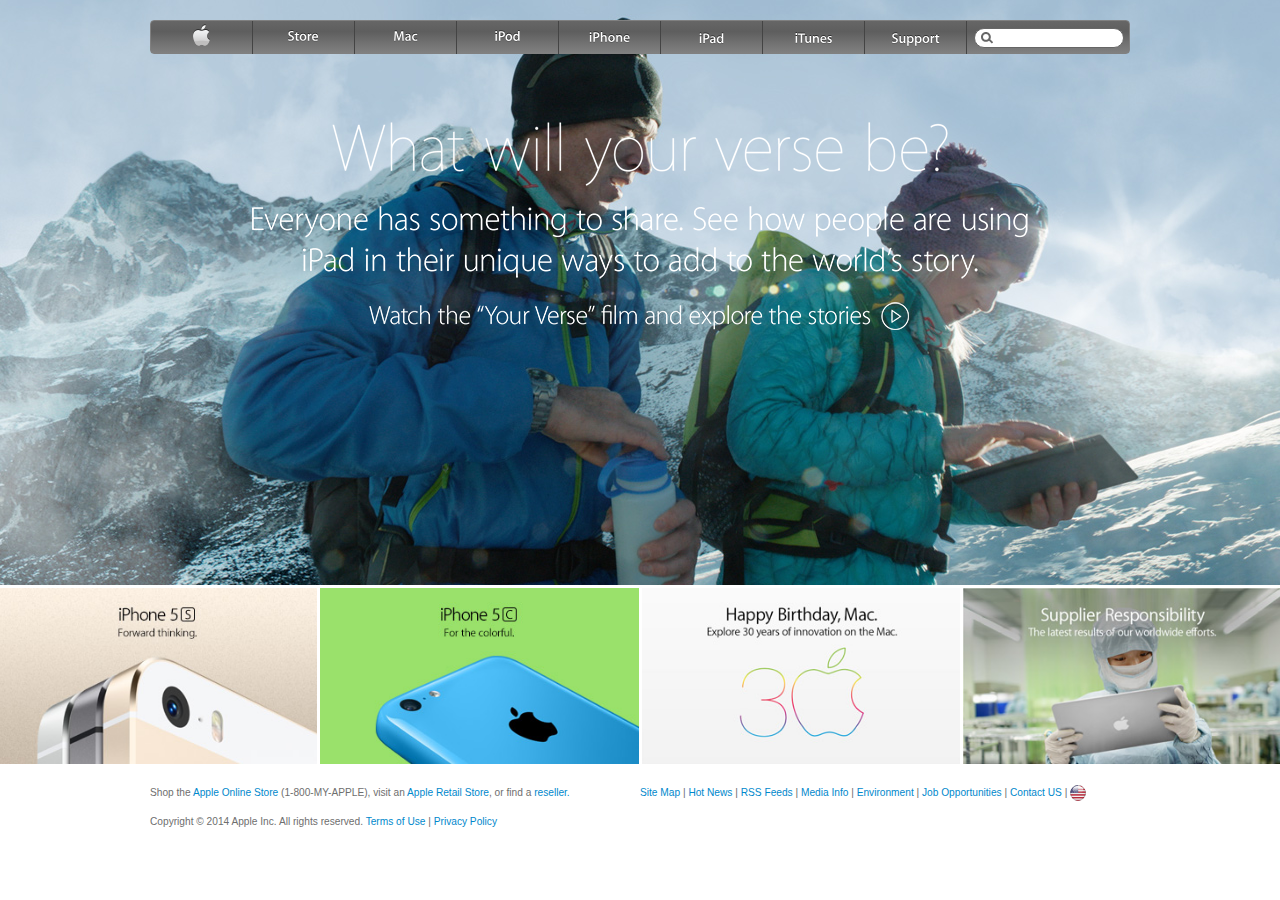
<file: apple/index.html>
<!DOCTYPE html>
<html lang="en">
<head>
	<title>Apple</title>
	<meta charset="utf-8">
	<link rel="stylesheet" href="css/main.css">
</head>
<body>
	<header class="container">
		<div id="navigation">
		<nav>
			<ul>
				<li id="item-apple"></li><!--
				--><li id="item-store"></li><!--
				--><li id="item-mac"></li><!--
				--><li id="item-ipod"></li><!--
				--><li id="item-iphone"></li><!--
				--><li id="item-ipad"></li><!--
				--><li id="item-itunes"></li><!--
				--><li id="item-support"></li><!--
				--><li id="search">
					<input type="text" />

				</li>
			</ul>
		</nav>
		</div>

		<div id="text-promo">
			<span id="one"></span>
			<span id="two"></span>
			<span id="three"></span>
		</div>
	</header>
	<section>
		<ul id="promos">
			<li id="first"></li><!--
			--><li id="second"></li><!--
			--><li id="third"></li><!--
			--><li id="fourth"></li>
		</ul>
	</section>
	<footer>
		<ul id="info-nav">
			<li id="info">Shop the <span>Apple Online Store</span> (1-800-MY-APPLE), visit an <span>Apple Retail Store</span>, or find a <span>reseller.</span></li><!--
			--><li id="footer-nav">
					<ul>
						<li id="first-item"><span>Site Map</span></li>
						|
						<li><span>Hot News</span></li>
						|
						<li><span>RSS Feeds</span></li>
						|
						<li><span>Media Info</span></li>
						|
						<li><span>Environment</span></li>
						|
						<li><span>Job Opportunities</span></li>
						|
						<li><span>Contact US</span></li>
						|
						<li id="last-item"><img src="images/usa.png" /></li>
					</ul>
			</li>
		</ul>
		<p>Copyright © 2014 Apple Inc. All rights reserved. <span>Terms of Use</span> | <span>Privacy Policy</span></p>
	</footer>
</body>
</html>
</file>
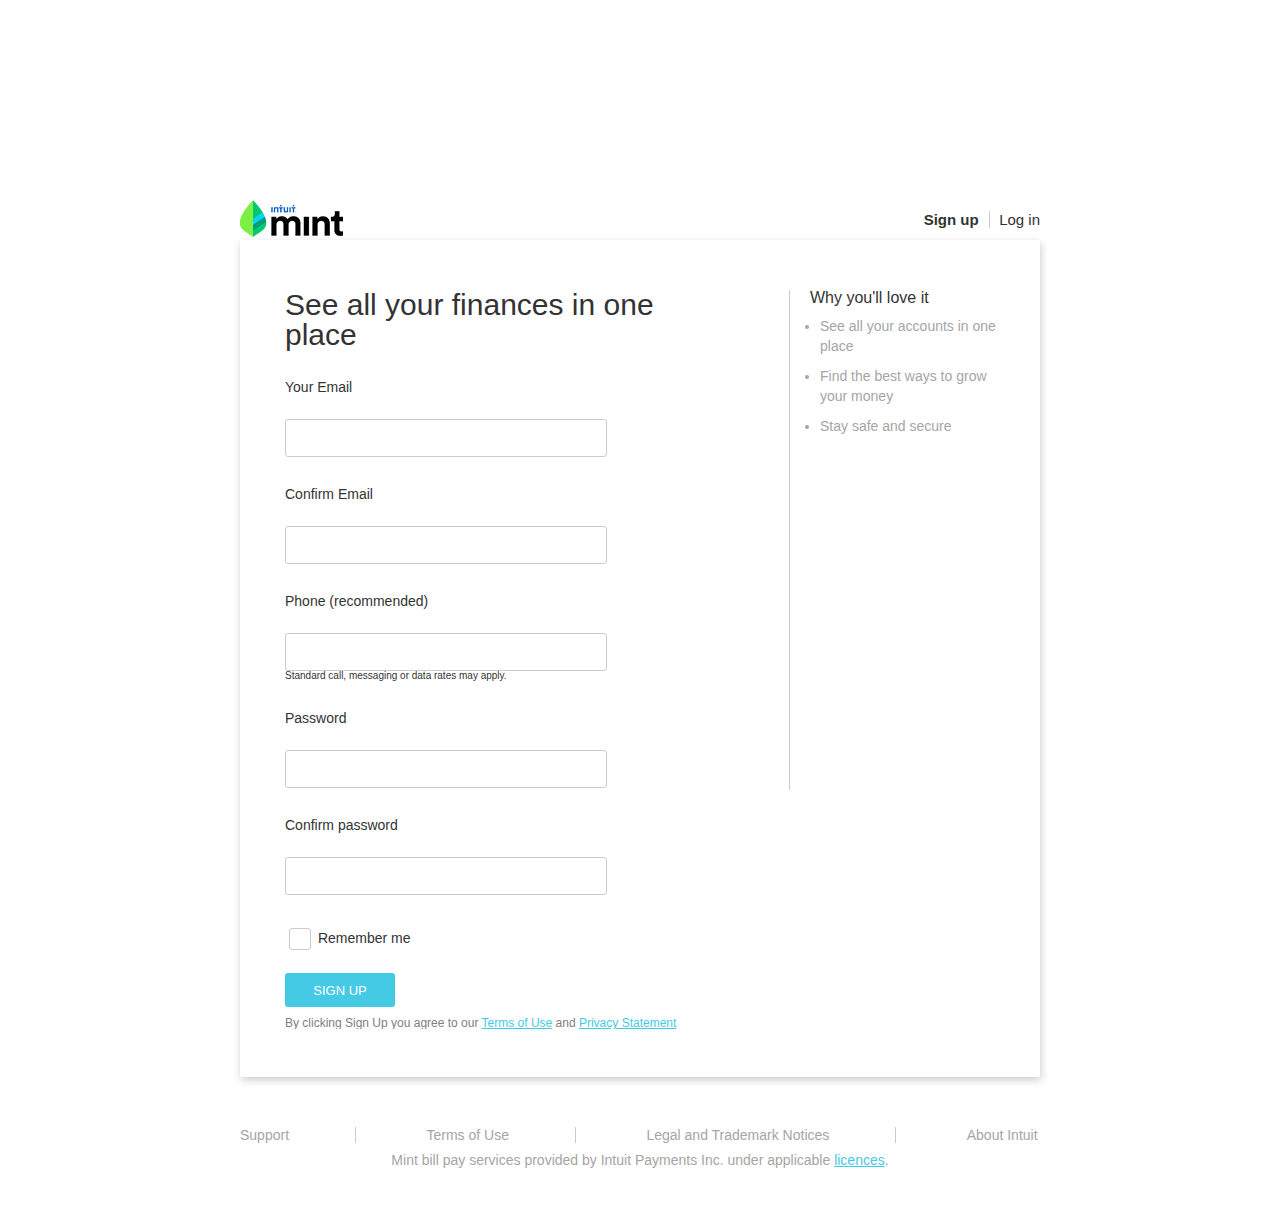
<file: signup/index.html>
<!DOCTYPE html>
<html lang="en">
<head>
	<title>Mint > Start Here</title>
	<meta charset="utf-8">
	<link rel="stylesheet" href="css/main.css">
</head>
<body>
<div id="wrapper">
<header>
	<a href="#"><div id="logo">
	</div></a>
	<div id="nav">
		<ul>
			<li><a href="#">Sign up</a></li>
			<li><a href="#">Log in</a></li>
		</ul>
	</div>
</header>
<div id="main-content">
	<section id="registration">
		<h1>See all your finances in one place</h1>
		<form action="#" method="post">
			<fieldset class="sign-up-info">
				<label>
					Your Email
					<input type="email" name="email" required>
				</label>
				<label>
					Confirm Email
					<input type="email" name="email" required>
				</label>
				<label>
					Phone (recommended)
					<input type="phone" name="phone">
					<p class="tiny">Standard call, messaging or data rates may apply.</p>
				</label>
				<label>
					Password
					<input type="password" name="password" required>
				</label>
				<label>
					Confirm password
					<input type="password" name="password" required>
				</label>
			</fieldset>
			<fieldset class="sign-up-action">
				<label>
					<input class="checkbox-label" type="checkbox" name="remember"> Remember me
				</label>
				<input class="btn" type="submit" name="submit" value="SIGN UP">
				<p class="terms-p">By clicking Sign Up you agree to our <a href="#">Terms of Use</a> and <a href="#">Privacy Statement</a></p>
			</fieldset>
		</form>
	</section>
	<aside class="sidebar">
		<h3>Why you'll love it</h3>
		<ul>
			<li>See all your accounts in one place</li>
			<li>Find the best ways to grow your money</li>
			<li>Stay <span>safe and secure</span></li>
		</ul>
	</aside>
</div>
<footer>
	<nav id="footer-nav">
		<ul>
			<li><a href="#">Support</a></li>
			<li><a href="#">Terms of Use</a></li>
			<li><a href="#">Legal and Trademark Notices</a></li>
			<li><a href="#">About Intuit</a></li>
		</ul>
	</nav>
	<p>Mint bill pay services provided by Intuit Payments Inc. under applicable <a href="#">licences</a>.</p>
</footer>
</div>
</body>
</html>
</file>
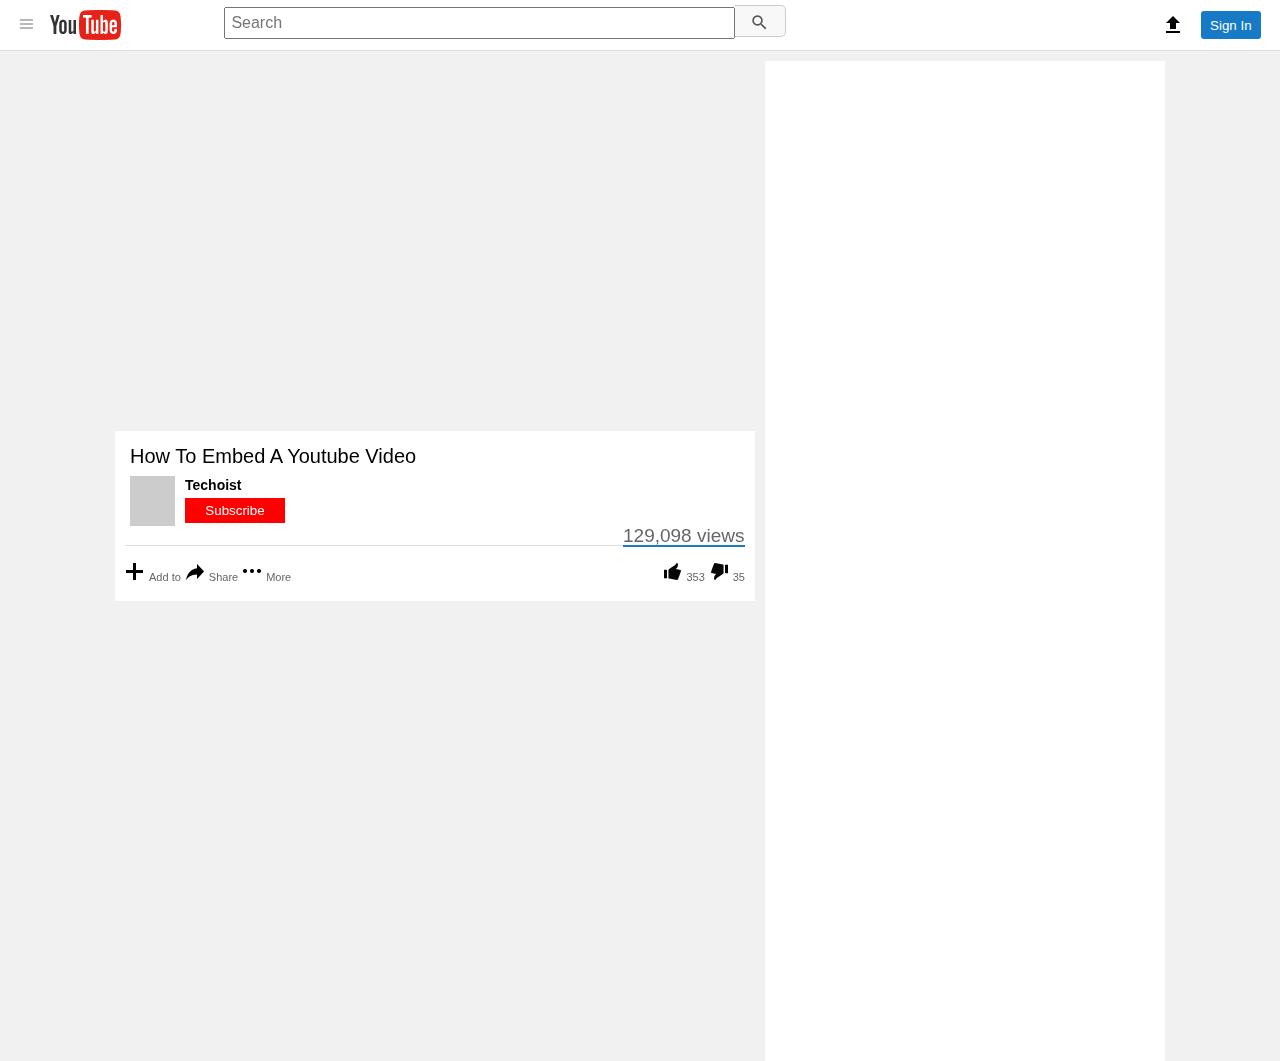
<file: youtube/index.html>
<!DOCTYPE html>
<html lang="en">
<head>
	<title>Youtube</title>
	<meta charset="utf-8">
	<link rel="stylesheet" href="css/main.css">
</head>
<body>
<!-- Header -->
<header>
		<!-- menu btn -->
		<span id="menu-btn"></span>
		<!-- logo -->
		<span id="logo"></span>
		<!-- search box -->
			<span id="search">
				<input class="text-box" type="text" placeholder="Search" />	
			</span>
			
			<span id="submit-btn">
				<input type="submit" value="" />
			</span>
		<!-- login btn -->
			<section class="sing-in-btn">
				<input class="sing-in" type="submit" value="Sign In" />
			</section>

			<!-- upload -->
			<section class="upload"></section>
			<!-- login -->			
		
</header>
<!-- Main Content -->
<div id="main-content"> 
	<!-- Video, Info regarding video, Comments -->
	<section class="video-section">
		<iframe class="video" src="https://www.youtube.com/embed/ZnuwB35GYMY" frameborder="0" allowfullscreen></iframe>		
	</section>

	<!-- Suggested videos list -->
	<aside class="suggested-section">
	</aside>
	<div class="video-info">
		<h1>How To Embed A Youtube Video</h1>
		<section class="user-info">
			<div class="user-pic"></div>
			<ul class="user-name">
				<li>Techoist</li>
				<li class="subscribe-btn"><input type="submit" value="Subscribe"></li>
			</ul>
		</section>
		<div class="views">
			<p>129,098 views</p>
		</div>
		<div class="bottom">
			<ul class="fst">
				<span class="first"></span>
				<li>Add to</li>
				<span class="second"></span>
				<li>Share</li>
				<span class="third"></span>
				<li>More</li>
			</ul>
			<ul class="snd">
				<span class="fourth"></span>
				<li>353</li>
				<span class="fifth"></span>
				<li>35</li>
			</ul>
		</div>
	</div>
	

</div>
</body>
</html>
</file>
<file: apple/css/main.css>
/* http://meyerweb.com/eric/tools/css/reset/ 
   v2.0 | 20110126
   License: none (public domain)
*/

html, body, div, span, applet, object, iframe,
h1, h2, h3, h4, h5, h6, p, blockquote, pre,
a, abbr, acronym, address, big, cite, code,
del, dfn, em, img, ins, kbd, q, s, samp,
small, strike, strong, sub, sup, tt, var,
b, u, i, center,
dl, dt, dd, ol, ul, li,
fieldset, form, label, legend,
table, caption, tbody, tfoot, thead, tr, th, td,
article, aside, canvas, details, embed, 
figure, figcaption, footer, header, hgroup, 
menu, nav, output, ruby, section, summary,
time, mark, audio, video {
	margin: 0;
	padding: 0;
	border: 0;
	font-size: 100%;
	font: inherit;
	vertical-align: baseline;
}
/* HTML5 display-role reset for older browsers */
article, aside, details, figcaption, figure, 
footer, header, hgroup, menu, nav, section {
	display: block;
}
body {
	line-height: 1;
}
ol, ul {
	list-style: none;
}
blockquote, q {
	quotes: none;
}
blockquote:before, blockquote:after,
q:before, q:after {
	content: '';
	content: none;
}
table {
	border-collapse: collapse;
	border-spacing: 0;
}

/* CSS RESET END */

/*
  ========================================
  Grid
  ========================================
*/

*,
*:before,
*:after {
  -webkit-box-sizing: border-box;
     -moz-box-sizing: border-box;
          box-sizing: border-box;
}



/* --- */

html, body {
	height: 100%;
	margin: 0;
}
.container {
	margin: 0 auto;
	width: 100%;
	height: 65%;
}

/* header */

header {
	background: url(../images/hero.jpg) 0 bottom no-repeat;
}

/* navigation */
#navigation {
	margin: 0 auto;
	width: 980px;
}

nav {
	display: block;
	position: absolute;
	width: 980px;
	margin-top: 20px;
	border-radius: 4px;
	height: 34px;
	border: 1px solid #808080;
	background: #707070;
	background: linear-gradient(#666, #5e5e5e, #707070, #808080);
}

nav ul {
	display: block;
	width: 100%;
	
}

nav ul li {
	display: inline-block;
	width: auto;
	cursor: pointer;
	height: 33px;
}


#item-apple {
	background: url(../images/nav_icons.svg) 50% 0 no-repeat;
	width: 102px;
	border-right: 1px solid #444;

}

#item-apple:hover {
	background: url(../images/nav_icons.svg) 50% 0 no-repeat;
	background-color: #555;
	width: 102px;
	border-right: 1px solid #444;
	
}

#item-store {
	background: url(../images/nav_icons.svg) 50% 14% no-repeat;
	width: 102px;
	border-right: 1px solid #444;

}

#item-store:hover {
	background: url(../images/nav_icons.svg) 50% 14% no-repeat;
	background-color: #555;
	width: 102px;
	border-right: 1px solid #444;
	
}

#item-mac {
	background: url(../images/nav_icons.svg) 50% 28.5% no-repeat;
	width: 102px;
	border-right: 1px solid #444;

}

#item-mac:hover {
	background: url(../images/nav_icons.svg) 50% 28.5% no-repeat;
	background-color: #555;
	width: 102px;
	border-right: 1px solid #444;
	
}

#item-ipod {
	background: url(../images/nav_icons.svg) 50% 43% no-repeat;
	width: 102px;
	border-right: 1px solid #444;

}

#item-ipod:hover {
	background: url(../images/nav_icons.svg) 50% 43% no-repeat;
	background-color: #555;
	width: 102px;
	border-right: 1px solid #444;
}	

#item-iphone {
	background: url(../images/nav_icons.svg) 50% 57% no-repeat;
	width: 102px;
	border-right: 1px solid #444;

}

#item-iphone:hover {
	background: url(../images/nav_icons.svg) 50% 57% no-repeat;
	background-color: #555;
	width: 102px;
	border-right: 1px solid #444;
}

#item-ipad {
	background: url(../images/nav_icons.svg) 50% 71% no-repeat;
	width: 102px;
	border-right: 1px solid #444;

}

#item-ipad:hover {
	background: url(../images/nav_icons.svg) 50% 71% no-repeat;
	background-color: #555;
	width: 102px;
	border-right: 1px solid #444;
}

#item-itunes {
	background: url(../images/nav_icons.svg) 50% 85.5% no-repeat;
	width: 102px;
	border-right: 1px solid #444;

}

#item-itunes:hover {
	background: url(../images/nav_icons.svg) 50% 85.5% no-repeat;
	background-color: #555;
	width: 102px;
	border-right: 1px solid #444;
}

#item-support {
	background: url(../images/nav_icons.svg) 50% 100% no-repeat;
	width: 102px;
	border-right: 1px solid #444;

}

#item-support:hover {
	background: url(../images/nav_icons.svg) 50% 100% no-repeat;
	background-color: #555;
	width: 102px;
	border-right: 1px solid #444;
}

#search {
	position: absolute;
	margin-top: 7px;
	margin-left: 7px;
}

#search input {
	background: white url(../images/search.svg) 5px 3px no-repeat;
	border: 1px solid #666;
	border-radius: 10px;
	height: 20px;
	padding-left: 20px;
	width: 150px;
}

#search input:hover {
	background: white url(../images/search.svg) 5px 3px no-repeat;
	border: 1px solid #666;
	border-radius: 10px;
	height: 20px;
	padding-left: 20px;
	outline: none;
	width: 150px;

}

#text-promo {
	position: relative;
	width: 980px;
	margin: 0 auto;
	text-align: center;
	top: 100px;
}

#one {
	display: block;
	background: url(../images/verse.png) 0 0 no-repeat;
	height: 100px;
}

#two {
	display: block;
	background: url(../images/verse2.png) 0 0 no-repeat;
	height: 100px;
}

#three {
	display: block;
	background: url(../images/verse3.png) 0 0 no-repeat;
	height: 30px;
}


/* section */

#promos {
	display: block;
	width: 100%;
	margin-top: 3px;
}

#promos li {
	display: inline-block;
	width: 25%;
}

#first {
	background: url(../images/5s.jpg) -3px 0 no-repeat;
	background-size: contain;
	width: 100%;
	height: 0;
	padding-top: 14%;
}

#second { 
	background: url(../images/5c.jpg) -1.5px 0 no-repeat;
	background-size: contain;
	width: 100%;
	height: 0;
	padding-top: 14%;
}

#third {
	background: url(../images/30years.jpg) 1.5px 0 no-repeat;
	background-size: contain;
	width: 100%;
	height: 0;
	padding-top: 14%;
}

#fourth {
	background: url(../images/responsibility.jpg) 3px 0 no-repeat;
	background-size: contain;
	width: 100%;
	height: 0;
	padding-top: 14%;

}


/* footer */

footer {
	width: 980px;
	margin: 0 auto;
	margin-top: 15px;
}

#info-nav {
	display: block;
	width: 100%;
	/* fonts */
	font-family: "Lucida Grande", "Lucida Sans Unicode", Helvetica, Arial, Verdana, sans-serif;
	color: #6e6e6e;
	font-size: .635em;
	line-height: 1.2;
}

#info-nav li {
	display: inline-block;
	width: 50%;
}

#info-nav li span {
	color: #08c;
}

#footer-nav #one {
	display: block;
	width: 100%;
}

#footer-nav ul li {
	display: inline-block;
	width: auto;

}

#first-item {

}

#last-item img {
	vertical-align: middle;
}


footer p {
	margin-top: 15px;
	/* fonts */
	font-family: "Lucida Grande", "Lucida Sans Unicode", Helvetica, Arial, Verdana, sans-serif;
	color: #6e6e6e;
	font-size: .635em;
	line-height: 1.2;
}

footer p span {
	color: #08c;
}
</file>
<file: signup/css/main.css>
/* http://meyerweb.com/eric/tools/css/reset/ 
   v2.0 | 20110126
   License: none (public domain)
*/

html, body, div, span, applet, object, iframe,
h1, h2, h3, h4, h5, h6, p, blockquote, pre,
a, abbr, acronym, address, big, cite, code,
del, dfn, em, img, ins, kbd, q, s, samp,
small, strike, strong, sub, sup, tt, var,
b, u, i, center,
dl, dt, dd, ol, ul, li,
fieldset, form, label, legend,
table, caption, tbody, tfoot, thead, tr, th, td,
article, aside, canvas, details, embed, 
figure, figcaption, footer, header, hgroup, 
menu, nav, output, ruby, section, summary,
time, mark, audio, video {
	margin: 0;
	padding: 0;
	border: 0;
	font-size: 100%;
	font: inherit;
	vertical-align: baseline;
}
/* HTML5 display-role reset for older browsers */
article, aside, details, figcaption, figure, 
footer, header, hgroup, menu, nav, section {
	display: block;
}
body {
	line-height: 1;
}
ol, ul {
	list-style: none;
}
blockquote, q {
	quotes: none;
}
blockquote:before, blockquote:after,
q:before, q:after {
	content: '';
	content: none;
}
table {
	border-collapse: collapse;
	border-spacing: 0;
}

/* end css reset */

#wrapper {
	width: 800px;
	margin: 0 auto;
	font-family: Helvetica, Arial, sans-serif;

}

/* header, logo, nav */
header {
	padding-top:200px;
	width: 800px;
	height: 40px;
	margin: 0 auto;
}

#logo {
	background: url(../images/icons.png) 0 -3044px;
	height: 37px;
	width: 103px;
	display: inline-block;
}

#nav {
	display: inline-block;
	float: right;
	line-height: 40px;
	vertical-align: middle;
}

#nav ul {
	margin: 0;
	padding: 0;
}

#nav li {
	display: inline-block;
}

#nav a {
	text-decoration: none;
	color: #333;
	font-size: 15px;
	font-family: Helvetica, Arial, sans-serif;
}

#nav li:first-child a {
	font-weight: bold;
	border-right: 1px #ccc solid;
	padding-right: 10px;
}

#nav li:last-child a {
	padding-left: 5px;
}

/* main content */

#main-content {
	width: 715px;
	margin: 0 auto;
	padding: 50px 40px 45px 45px;
	box-shadow: 1px 3px 8px rgba(0,0,0,.2);
}

#main-content h1 {
	font-family: Helvetica, Arial, sans-serif;
	font-size: 30px;
	font-weight: 300;
	color: #333;
}

/* registration */
#registration {
	width: 400px;
	display: inline-block;
}

.tiny {
	font-size: 10px;
}

form {
	font-family: Helvetica, Arial, sans-serif;
	font-size: 14px;
	color: #333;
	overflow: hidden;
	margin-top: 30px;
}

.sign-up-info {
	width: 320px;

}

.sign-up-info input {
	border-radius: 3px;
	border: 1px solid #ccc;
	width:310px;
	height: 34px;
	padding-left: 5px;
	padding-right: 5px;
	margin-top: 25px;
}

.sign-up-info label {
	display: block;
	margin-bottom: 30px;
}

.btn {
	display: block;
	margin-top: 20px;
	margin-bottom: 10px;
	background-color: #45cae6;
	color: #fff;
	border: none;
	border-radius: 3px;
	height: 34px;
	width: 110px;
	font-size: 13px;
	cursor: pointer;
}

.terms-p {
	font-size: 12px;
	color: #7d7f80;
}

.terms-p a {
	color: #45cae6;
}



.checkbox-label {
    width: 22px;
    height: 22px;
    background: white;
    border-radius: 3px;
    border: 1px solid #ccc;
    vertical-align: middle;
    -webkit-appearance: none;
    cursor: pointer;
}
.checkbox-label:checked {
	background: #45cae6;
}

/* aside sidebar */
.sidebar {
	width: 190px;
	height: 500px;
	border-left: 1px solid #ccc;
	float: right;
	display: inline-block;
	padding-left: 20px;

}

.sidebar h3 {
	font-family: Helvetica, Arial, sans-serif;
	font-weight: 500;
	font-size: 16px;
	color: #333;
}

.sidebar ul {
	list-style: initial;
	margin-left: 10px;
}

.sidebar ul li {
	color: #a5a5a5;
	font-size: 14px;
	line-height: 20px;
	margin-top: 10px;
}

/* footer */
footer {
	width: 800px;
	margin-top: 50px;
	margin-bottom: 50px;
}

#footer-nav {
	margin: 0 auto;
	
}

#footer-nav ul {

}

#footer-nav li {
	display: inline-block;
	padding: 0 66px;
	border-right: 1px solid #ccc;
}

#footer-nav li a {
	color: #a5a5a5;
	text-decoration: none;
	font-family: Helvetica, Arial, sans-serif;
	font-size: 14px;
	cursor: pointer;	
}

#footer-nav li:last-child {
	padding-left: 66px;
	padding-right: 0;
	border: none;
}

#footer-nav li:first-child {
	padding-right: 66px;
	padding-left: 0;
}

footer p {
	color: #a5a5a5;
	font-family: Helvetica, Arial, sans-serif;
	font-size: 14px;
	text-align: center;
	margin-top:10px;
}

footer p a {
	color: #45cae6;
	cursor: pointer;
}
</file>
<file: youtube/css/main.css>
/* http://meyerweb.com/eric/tools/css/reset/ 
   v2.0 | 20110126
   License: none (public domain)
*/

html, body, div, span, applet, object, iframe,
h1, h2, h3, h4, h5, h6, p, blockquote, pre,
a, abbr, acronym, address, big, cite, code,
del, dfn, em, img, ins, kbd, q, s, samp,
small, strike, strong, sub, sup, tt, var,
b, u, i, center,
dl, dt, dd, ol, ul, li,
fieldset, form, label, legend,
table, caption, tbody, tfoot, thead, tr, th, td,
article, aside, canvas, details, embed, 
figure, figcaption, footer, header, hgroup, 
menu, nav, output, ruby, section, summary,
time, mark, audio, video {
	margin: 0;
	padding: 0;
	border: 0;
	font-size: 100%;
	font: inherit;
	vertical-align: baseline;
}
/* HTML5 display-role reset for older browsers */
article, aside, details, figcaption, figure, 
footer, header, hgroup, menu, nav, section {
	display: block;
}
body {
	line-height: 1;
}
ol, ul {
	list-style: none;
}
blockquote, q {
	quotes: none;
}
blockquote:before, blockquote:after,
q:before, q:after {
	content: '';
	content: none;
}
table {
	border-collapse: collapse;
	border-spacing: 0;
}

/* css reset end */

body {
	background-color: #f1f1f1;
}


/* header */

header {
	background: #fff;
	width: 100%;
	height: 50px;
	border-bottom: 1px solid #dedede;
}

header span {
	display: inline-block;
}

#menu-btn {
	background: no-repeat url(../images/icons.jpg) -322px -168px;
	height: 16px;
	width: 17px;
	float: left;
	margin-left: 1.5%;
	margin-top: 16px;
	cursor: pointer;
}

#logo {
	background: no-repeat url(../images/icons.jpg) -178px -227px;
	height: 30px;
	width: 73px;
	margin-left: 1%;
	margin-top: 10px;
	cursor: pointer;
	float: left;
}

#search {
	margin-left: 8%;
	margin-top: 7px;
}


.text-box {
	height: 26px;
	width: 500px;
	font-size: 16px;
	padding-left: 5px;
	
}

.text-box:focus {
	height: 26px;
	width: 500px;
	font-size: 16px;
	padding-left: 5px;
	outline: 1px solid blue;
}

#submit-btn {
	background: #f8f8f8;
	height: 30px;
	width: 50px;
	border:1px solid #ccc;
	border-radius: 0 5px 5px 0;
	border-left: none;
	margin-left: -4px;
	cursor: pointer;


}

#submit-btn:hover {
	background: #ccc;
	cursor: pointer;
	height: 30px;
	width: 50px;
	border:1px solid #ccc;
	border-radius: 0 5px 5px 0;
	border-left: none;
	margin-left: -4px;
}

#submit-btn input {
	background: no-repeat url(../images/icons.jpg) -694px -43px;
	width: 15px;
	height: 15px;
	box-shadow: none
	background-size: auto;
	border: none;
	margin-top: 9px;
	margin-left: 17px;
	cursor: pointer;
}

#submit-btn input:hover {
	background: no-repeat url(../images/icons.jpg) -694px -43px;
	width: 15px;
	height: 15px;
	box-shadow: none
	background-size: auto;
	border: none;
	margin-top: 9px;
	margin-left: 17px;
	cursor: pointer;
}


.upload {
	background: no-repeat url(../images/icons.jpg) -106px -28px;
	width: 24px;
	height:24px;
	cursor: pointer;
	margin-top: 13px;
	float: right;
	margin-right: 1.2%;
}
.sing-in {
	background-color: #167ac6;
	border: none;
	cursor: pointer;
	color: #fff;
	height: 28px;
	width: 60px;
	border-radius: 3px;
	margin-top: 11px;
}


.sing-in-btn {
	height: 28px;
	width:60px;
	padding: 0;
	float: right;
	margin-right: 1.5%

}

/* main content */

/* video */

#main-content {
	width: 1050px;
	margin: 0 auto;
	margin-top: 10px;

}

.video {
	width: 640px;
	height: 360px;
	float: left;
}

.video-info {
	width: 640px;
	height: 170px;
	background-color: #fff;
	float: left;
	margin-top: 10px;
}

.suggested-section {
	width: 400px;
	float: right;
	background-color: #fff;
	height: 1000px;

}

.video-info h1 {
	font-size: 20px;
	font-family: Helvetica;	
	padding-top: 15px;
	padding-left: 15px;
}

.user-pic {
	width: 45px;
	height: 50px;
	background-color: #ccc;
	margin-top: 10px;
    margin-left: 15px;
    display: inline-block;
    float:left;
}

.user-info {
	height: 80px;
}

.user-name {
	display: inline-block;
	padding-left: 10px;
	float:left;
	margin-top: 7px;
	line-height: 25px;

}

.user-name li {
	font-weight: bold;
	font-family: Helvetica;
	font-size: 14px;
}

.user-name li input {
	width: 100px;
	background-color: red;
	color: #fff;
	border: none;
	height: 25px;
}
.subscribe-btn {
	height: 25;
}

.views {
	clear: both;
	margin: 0 auto;
	width: 620px;
	height: 19px;
	border-bottom: 1px solid #dedede;
	margin-top: -30px;
	
}

.views p {
	float: right;
	font-size: 19px;
	font-family: Helvetica;
	color: #666;
	border-bottom: 2px solid #167ac6;
	width: 122px;

}

.bottom {
	height: 30px;
	width: 620px;
	margin: 0 auto;
	margin-top: 15px;

}

.bottom ul li {
	display: inline;
	 font-family: "YouTube Noto",Roboto,arial,sans-serif;
    font-size: 11px;
    color: #666;

}

.fst {
	width: 300px;
	display: inline;
	float: left;
}

.snd {
	width: 300px;
	display: inline;
	float: right;
	text-align: right;
}
.first {
	background: no-repeat url(../images/icons.jpg) -813px -232px;
	display: block;
	height: 20px;
	width: 20px;
}

.second {
	background: no-repeat url(../images/icons.jpg) -822px -88px;
	display: block;
	height: 20px;
	width: 20px;
}
.third {
	background: no-repeat url(../images/icons.jpg) -675px -148px;
	display: block;
	height: 20px;
	width: 20px;
}

.bottom span {
	display: inline-block;
}

.fourth {
	background: no-repeat url(../images/icons.jpg) -775px -112px;
	display: block;
	height: 20px;
	width: 20px;
}

.fifth {
	background: no-repeat url(../images/icons.jpg) -807px -200px;
	display: block;
	height: 20px;
	width: 20px;
}
</file>
